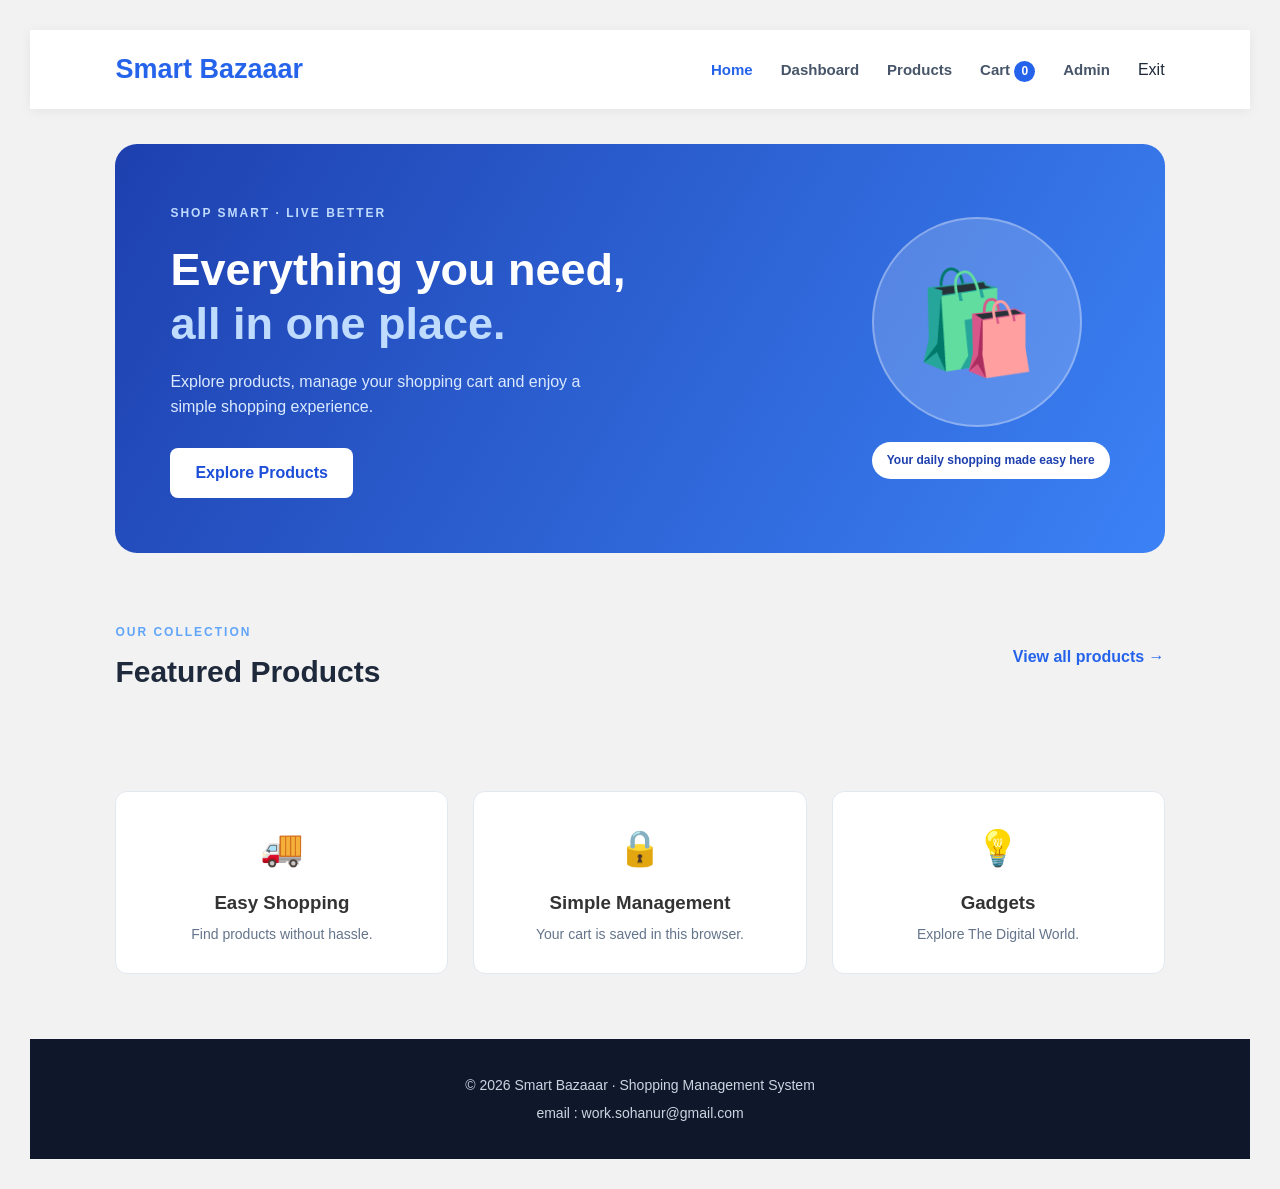
<file: index.html>
<!DOCTYPE html>
<html lang="en">

<head>
    <meta charset="UTF-8">
    <meta name="viewport" content="width=device-width, initial-scale=1.0">

    <title>Smart Bazaaar | Shopping Management System</title>


    <link rel="stylesheet" href="style.css">
    <script src="data.js"></script>
    <script src="common.js"></script>
    <script src="home.js"></script>
    <script src="dashboard.js"></script>
    <script src="products.js"></script>
    <script src="logout.js"></script>
    
    <script src="access.js"></script>
    <script>checkAdmin();</script>

</head>

<body>

    <!-- Header Section -->
    <header class="site-header">

        <a class="brand" href="index.html">Smart Bazaaar</a>

        <button class="menu-toggle" id="menuToggle" aria-label="Toggle navigation">
            
        </button>

        <!-- Navigation Menu -->
        <nav id="mainNav">

            <a class="active" href="index.html">Home</a>

            <a href="dashboard.html">Dashboard</a>

            <a href="products.html">Products</a>

            <a href="cart.html">
                Cart
                <span class="cart-count" id="navCartCount">0</span>
            </a>

            <a href="admin.html">Admin</a>
            <button onclick="logout()">Exit</button>

        </nav>

    </header>


    <!-- Main Section -->
    <main>

        <!-- Hero Section -->
        <section class="hero">

            <div class="hero-content">

                <span class="eyebrow">
                    SHOP SMART · LIVE BETTER
                </span>

                <h1>
                    Everything you need,
                    <br>
                    <span>all in one place.</span>
                </h1>

                <p>
                    Explore products, manage your shopping cart
                    and enjoy a simple shopping experience.
                </p>

                <a class="btn btn-light" href="products.html">
                    Explore Products
                </a>

            </div>


            <div class="hero-art">

                <div class="hero-circle">
                    🛍️
                </div>

                <div class="floating-tag">
                    Your daily shopping made easy here
                </div>

            </div>

        </section>


        <!-- Featured Products -->
        <section class="section">

            <div class="section-heading">

                <div>

                    <span class="eyebrow">
                        OUR COLLECTION
                    </span>

                    <h2>Featured Products</h2>

                </div>

                <a class="text-link" href="products.html">
                    View all products →
                </a>

            </div>

            
            <div class="product-grid" id="featuredProducts">

            </div>

        </section>


        <!-- Benefits Section -->
        <section class="benefits">

            <div>

                <span>🚚</span>

                <h3>Easy Shopping</h3>

                <p>
                    Find products without hassle.
                </p>

            </div>


            <div>

                <span>🔒</span>

                <h3>Simple Management</h3>

                <p>
                    Your cart is saved in this browser.
                </p>

            </div>


            <div>

                <span>💡</span>

                <h3>Gadgets</h3>

                <p>
                    Explore The Digital World.
                </p>

            </div>

        </section>

    </main>


    <!-- Footer Section -->
    <footer>

        <p>
            © 2026 Smart Bazaaar · Shopping Management System
        </p>

        <p>
            email : work.sohanur@gmail.com
        </p>

    </footer>


    
    <script src="data.js"></script>

    <script src="common.js"></script>

    <script src="home.js"></script>

</body>

</html>
</file>
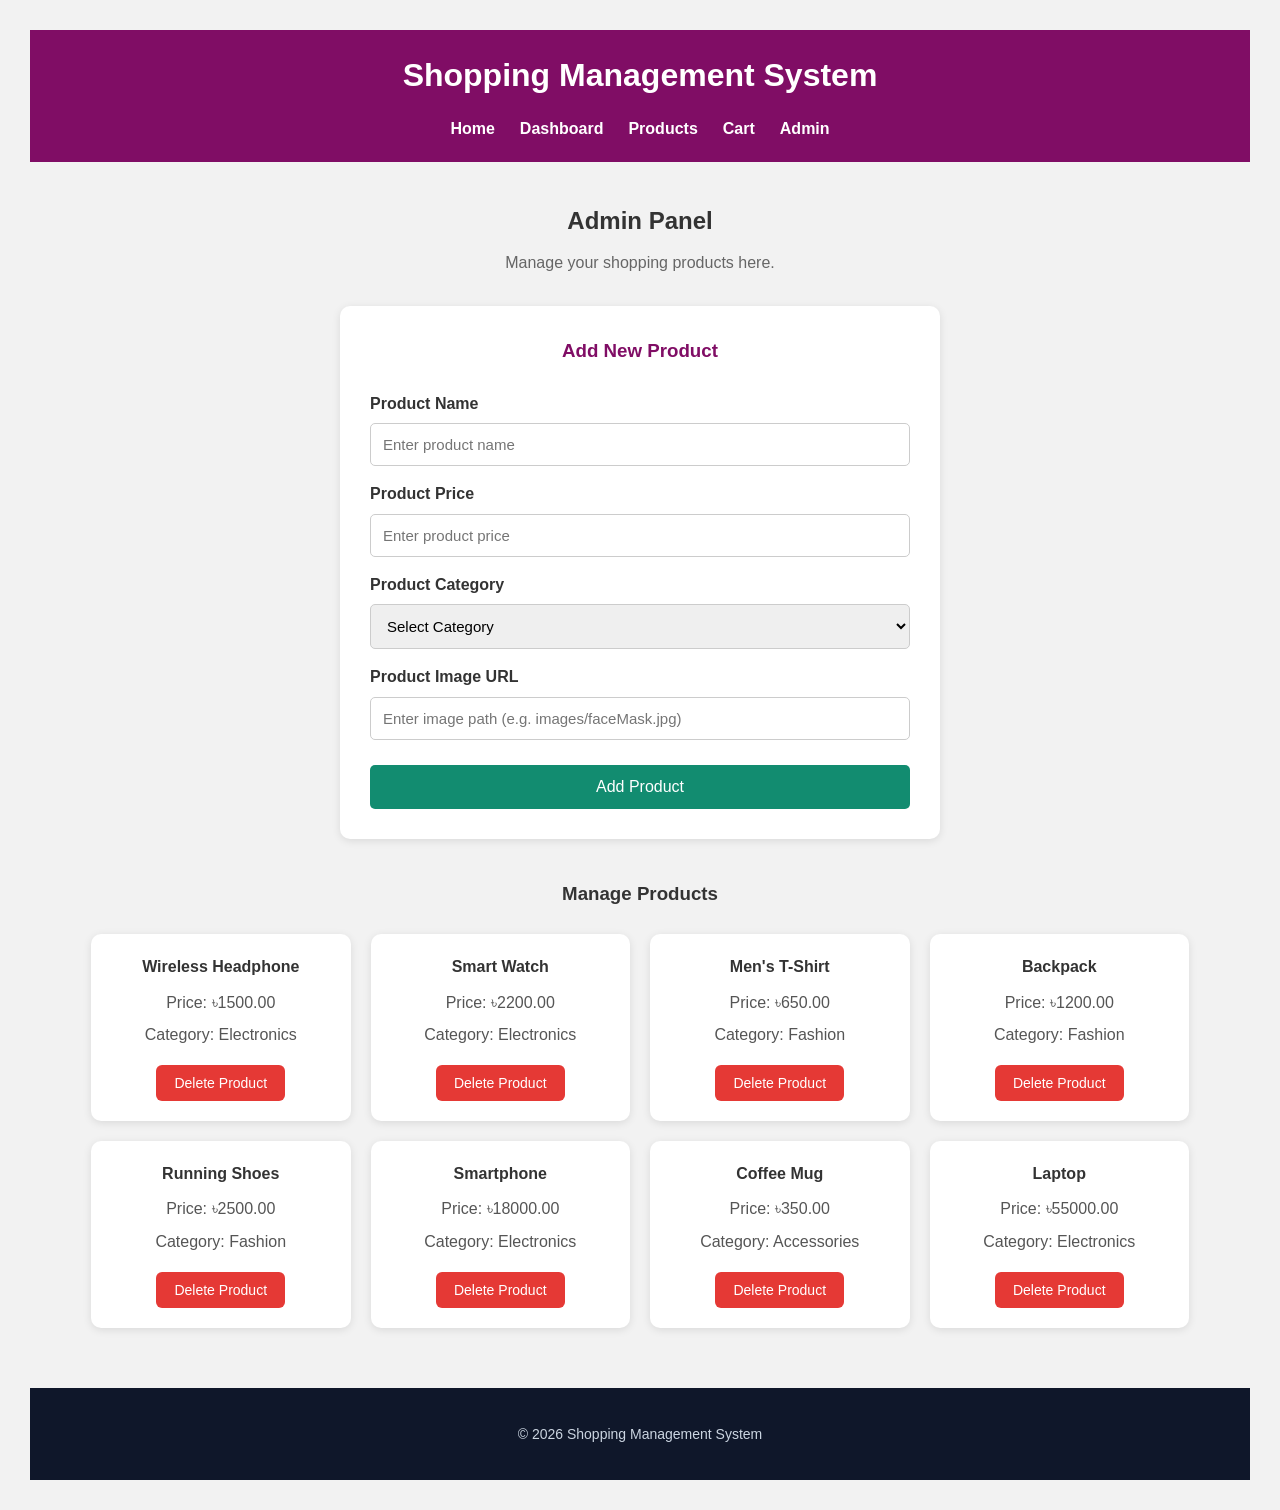
<file: admin.html>
<!DOCTYPE html>
<html lang="en">
<head>
    <meta charset="UTF-8">
    <meta name="viewport" content="width=device-width, initial-scale=1.0">

    <title>Admin Panel</title>

    <link rel="stylesheet" href="style.css">

    <script src="data.js" defer></script>
    <script src="common.js" defer></script>
    <script src="admin.js" defer></script>
    
    <script src="access.js"></script>
    <script>
       checkAdmin();
</script>  
</head>

<body>

    <header>
        <h1>Shopping Management System</h1>

        <nav>
            <a href="index.html">Home</a>
            <a href="dashboard.html">Dashboard</a>
            <a href="products.html">Products</a>
            <a href="cart.html">Cart</a>
            <a href="admin.html">Admin</a>
        </nav>
    </header>

    <main class="admin-container">

        <h2>Admin Panel</h2>
        <p>Manage your shopping products here.</p>

        <!-- Add Product Form,, -->

        <section class="admin-form">

            <h3>Add New Product</h3>

            <form id="productForm">

                <label for="productName">Product Name</label>
                <input type="text" id="productName"
                    placeholder="Enter product name" required>

                <label for="productPrice">Product Price</label>
                <input type="number" id="productPrice"
                    placeholder="Enter product price"
                    min="0.01" step="0.01" required>

                <label for="productCategory">Product Category</label>
                <select id="productCategory" required>
                    <option value="">Select Category</option>
                    <option value="Electronics">Electronics</option>
                    <option value="Clothing">Clothing</option>
                    <option value="Food">Food</option>
                    <option value="Accessories">Accessories</option>
                    <option value="Others">Others</option>
                </select>

                <label for="productImage">Product Image URL</label>
                <input type="text" id="productImage"
    placeholder="Enter image path (e.g. images/faceMask.jpg)">

                <button type="submit" class="add-product-btn">
                    Add Product
                </button>

            </form>

        </section>

        <!-- Product List -->

        <section class="admin-products">

            <h3>Manage Products</h3>

            <div id="adminProductList" class="admin-product-grid">
                <!-- Products will appear here -->
            </div>

        </section>

    </main>

    <footer>
        <p>© 2026 Shopping Management System</p>
    </footer>

</body>
</html>
</file>
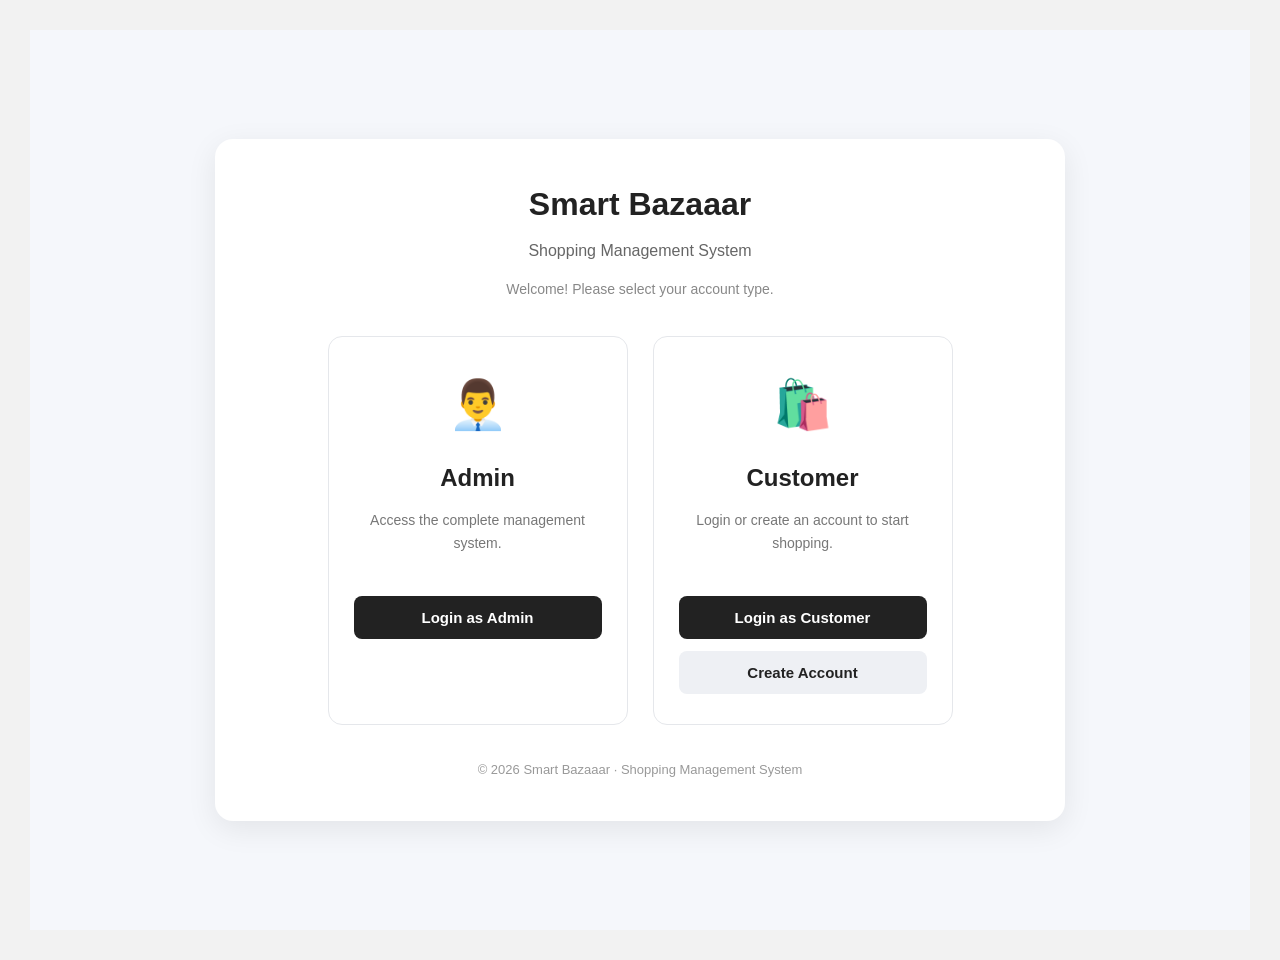
<file: cart.html>
<!DOCTYPE html>
<html lang="en">
<head>
    <meta charset="UTF-8">
    <meta name="viewport" content="width=device-width, initial-scale=1.0">

    <title>Shopping Cart</title>

    <link rel="stylesheet" href="style.css">
    <script src="data.js" defer></script>
    <script src="common.js" defer></script>
    <script src="cart.js" defer></script>
    
    <script src="access.js"></script>
    <script>checkCustomer();</script>
</head>

<body>

    <header>
        <h1>Shopping Management System</h1>

        <nav>
        <a href="index.html" onclick="return checkAdmin()">Home</a>
        <a href="dashboard.html" onclick="return checkAdmin()">Dashboard</a>
        <a href="products.html">Products</a>
        <a href="cart.html">Cart</a>
        <a href="admin.html" onclick="return checkAdmin()">Admin</a>
        </nav>
    </header>

    <main class="cart-container">

        <h2>My Shopping Cart</h2>

        <div class="cart-layout">

            <section class="cart-items-section">

                <div id="cartItems">
                    <!-- Cart products will appear here -->
                </div>

                <button id="clearCartBtn" class="clear-btn">
                    Clear Cart
                </button>

            </section>

            <section class="cart-summary">

                <h3>Order Summary</h3>

                <div class="summary-row">
                    <span>Total Items:</span>
                    <span id="totalItems">0</span>
                </div>

                <div class="summary-row">
                    <span>Total Amount:</span>
                    <span id="totalAmount">৳0.00</span>
                </div>

                <button id="checkoutBtn" class="checkout-btn">
                    Proceed to Checkout
                </button>

                <a href="products.html" class="continue-btn">
                    Continue Shopping
                </a>

            </section>

        </div>

    </main>

    <footer>
        <p>© 2026 Shopping Management System</p>
    </footer>

</body>
</html>
</file>
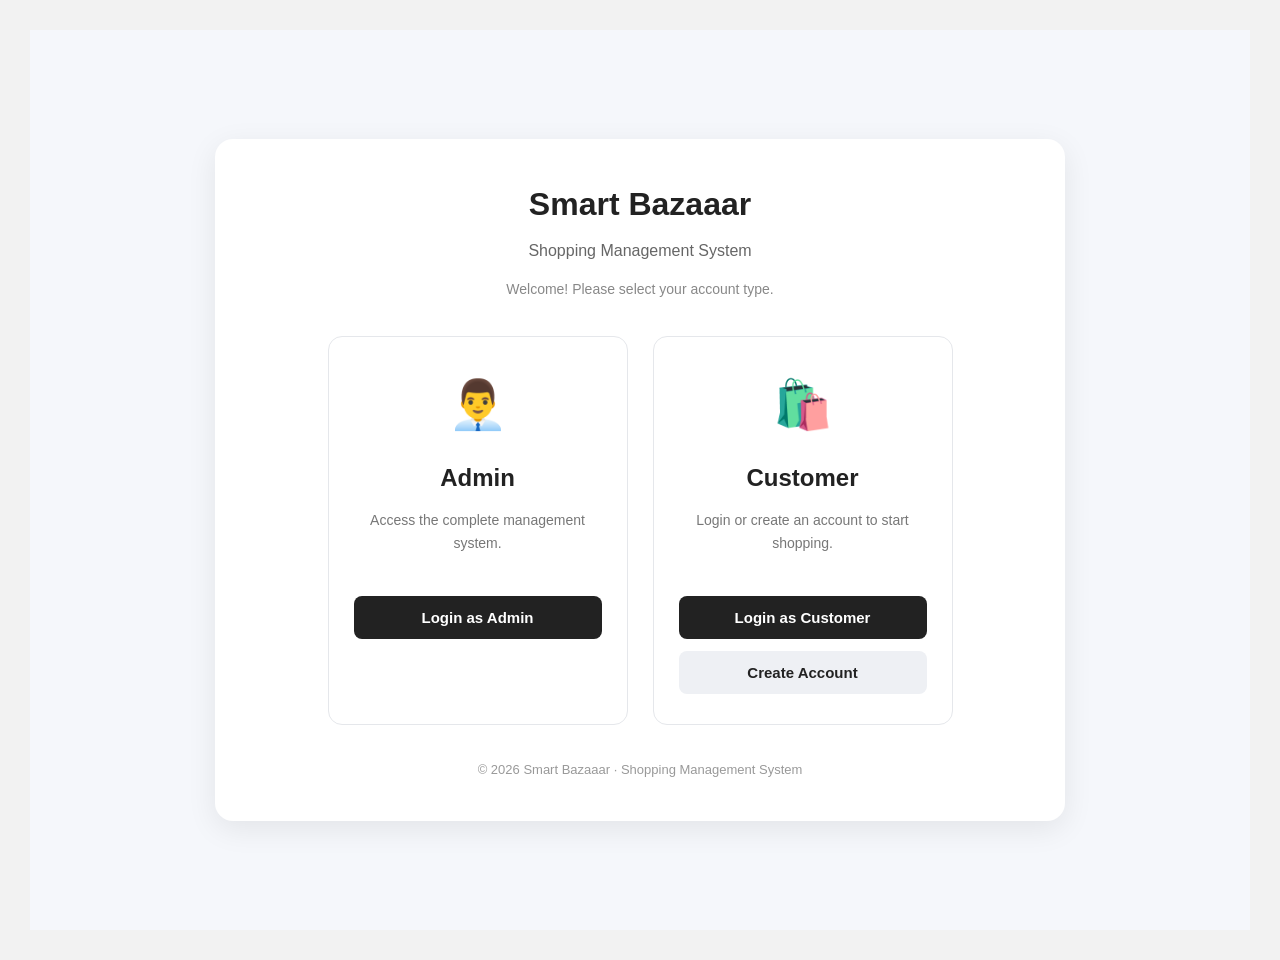
<file: login.html>
<!DOCTYPE html>
<html lang="en">

<head>
    <meta charset="UTF-8">
    <meta name="viewport" content="width=device-width, initial-scale=1.0">

    <title>Login | Smart Bazaaar</title>

    <link rel="stylesheet" href="style.css">
    <link rel="stylesheet" href="login.css">
</head>

<body>

    <main class="login-page">

        <div class="login-container">

            <div class="login-header">
                <h1>Smart Bazaaar</h1>
                <p>Shopping Management System</p>
                <span>Welcome! Please select your account type.</span>
            </div>

            <!-- Account Selection -->
            <div class="login-options" id="accountSelection">

                <div class="login-card">

                    <div class="login-icon">👨‍💼</div>

                    <h2>Admin</h2>

                    <p>Access the complete management system.</p>

                    <button type="button" onclick="showSection('adminLogin')">
                        Login as Admin
                    </button>

                </div>

                <div class="login-card">

                    <div class="login-icon">🛍️</div>

                    <h2>Customer</h2>

                    <p>Login or create an account to start shopping.</p>

                    <button type="button" onclick="showSection('customerLogin')">
                        Login as Customer
                    </button>

                    <button type="button" class="secondary-button"
                        onclick="showSection('customerRegister')">
                        Create Account
                    </button>

                </div>

            </div>


            <!-- Admin Login -->
            <div class="auth-form" id="adminLogin" style="display:none;">

                <h2>Admin Login</h2>

                <form id="adminLoginForm">

                    <input type="text" id="adminId"
                        placeholder="Admin User ID" required>

                    <input type="password" id="adminPassword"
                        placeholder="Admin Password" required>

                    <button type="submit">Login</button>

                    <p class="message" id="adminMessage"></p>

                </form>

                <button class="back-button" onclick="showSection('accountSelection')">
                    Back
                </button>

            </div>


            <!-- Customer Login -->
            <div class="auth-form" id="customerLogin" style="display:none;">

                <h2>Customer Login</h2>

                <form id="customerLoginForm">

                    <input type="text" id="customerLoginId"
                        placeholder="User ID" required>

                    <input type="password" id="customerLoginPassword"
                        placeholder="Password" required>

                    <button type="submit">Login</button>

                    <p class="message" id="customerLoginMessage"></p>

                </form>

                <p class="switch-text">
                    Don't have an account?
                    <a href="#" onclick="showSection('customerRegister'); return false;">
                        Register Now
                    </a>
                </p>

                <button class="back-button" onclick="showSection('accountSelection')">
                    Back
                </button>

            </div>


            <!-- Customer Registration -->
            <div class="auth-form" id="customerRegister" style="display:none;">

                <h2>Create Customer Account</h2>

                <form id="customerRegisterForm">

                    <input type="text" id="registerName"
                        placeholder="Full Name" required>

                    <input type="text" id="registerUserId"
                        placeholder="Create User ID" required>

                    <input type="email" id="registerEmail"
                        placeholder="Email Address" required>

                    <input type="password" id="registerPassword"
                        placeholder="Create Password" required>

                    <input type="password" id="confirmPassword"
                        placeholder="Confirm Password" required>

                    <button type="submit">Register</button>

                    <p class="message" id="registerMessage"></p>

                </form>

                <p class="switch-text">
                    Already have an account?
                    <a href="#" onclick="showSection('customerLogin'); return false;">
                        Login
                    </a>
                </p>

                <button class="back-button" onclick="showSection('accountSelection')">
                    Back
                </button>

            </div>


            <div class="login-footer">
                <p>© 2026 Smart Bazaaar · Shopping Management System</p>
            </div>

        </div>

    </main>

    <script src="login.js"></script>

</body>
</html>
</file>
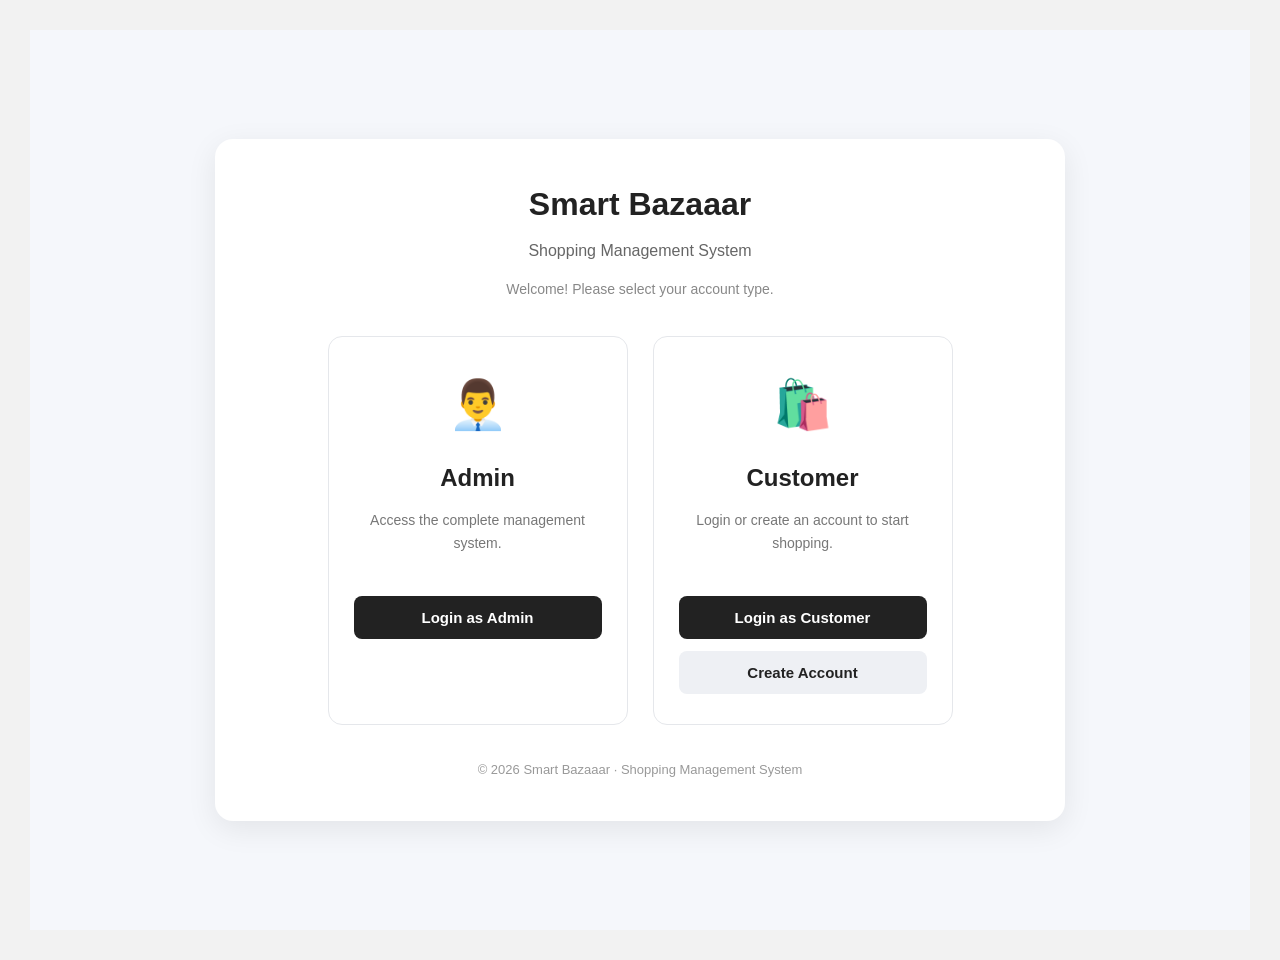
<file: products.html>
<!DOCTYPE html>
<html lang="en">

<head>
    <meta charset="UTF-8">
    <meta name="viewport" content="width=device-width, initial-scale=1.0">

    <title>Products | Smart Bazaaar</title>

    <link rel="stylesheet" href="style.css">
    
    <script src="access.js"></script>
    <script>checkCustomer();</script>
</head>

<body>

    <!-- Header -->
    <header class="site-header">

        <a class="brand" href="login.html">Smart Bazaaar</a>

        <button class="menu-toggle" id="menuToggle">
            ☰
        </button>

        <!-- Navigation -->
        <nav id="mainNav">

            <a href="index.html" onclick="return checkAdmin()">Home</a>

             <a href="dashboard.html" onclick="return checkAdmin()">Dashboard</a>

            <a href="products.html">Products</a>

             <a href="cart.html">Cart</a>

            <a href="admin.html" onclick="return checkAdmin()">Admin</a>

        </nav>

    </header>


    <!-- Main Content -->
    <main class="page-container">

        <!-- Page Heading -->
        <section class="page-heading">

            <span class="eyebrow">OUR COLLECTION</span>

            <h1>All Products</h1>

            <p>
                Explore our collection and find
                your favorite products.
            </p>

        </section>


        <!-- Search and Filter -->
        <section class="product-controls">

            <input
                type="text"
                id="searchInput"
                placeholder="Search products..."
            >

       <select id="categoryFilter">

         <option value="All">All Categories</option>

        <option value="Electronics">Electronics</option>

         <option value="Food">Food</option>

        <option value="Clothing">Clothing</option>

         <option value="Accessories">Accessories</option>

         <option value="Others">Others</option>

</select>

        </section>


        <!-- Product Count -->
        <div class="product-result">

            <p>
                Showing <span id="productCount">0</span> Products
            </p>

        </div>


        <!-- Products -->
        <section class="section">

            <div class="product-grid" id="allProducts">

            </div>

            <p id="noProducts" class="no-products">
                No products found.
            </p>

        </section>

    </main>


    <!-- Footer -->
    <footer>

        <p>
            © 2026 Smart Bazaaar · Shopping Management System
        </p>

        <p>
            email : work.sohanur@gmail.com
        </p>

    </footer>


    <!-- JavaScript -->
    <script src="data.js"></script>

    <script src="common.js"></script>

    <script src="products.js"></script>

</body>

</html>
</file>
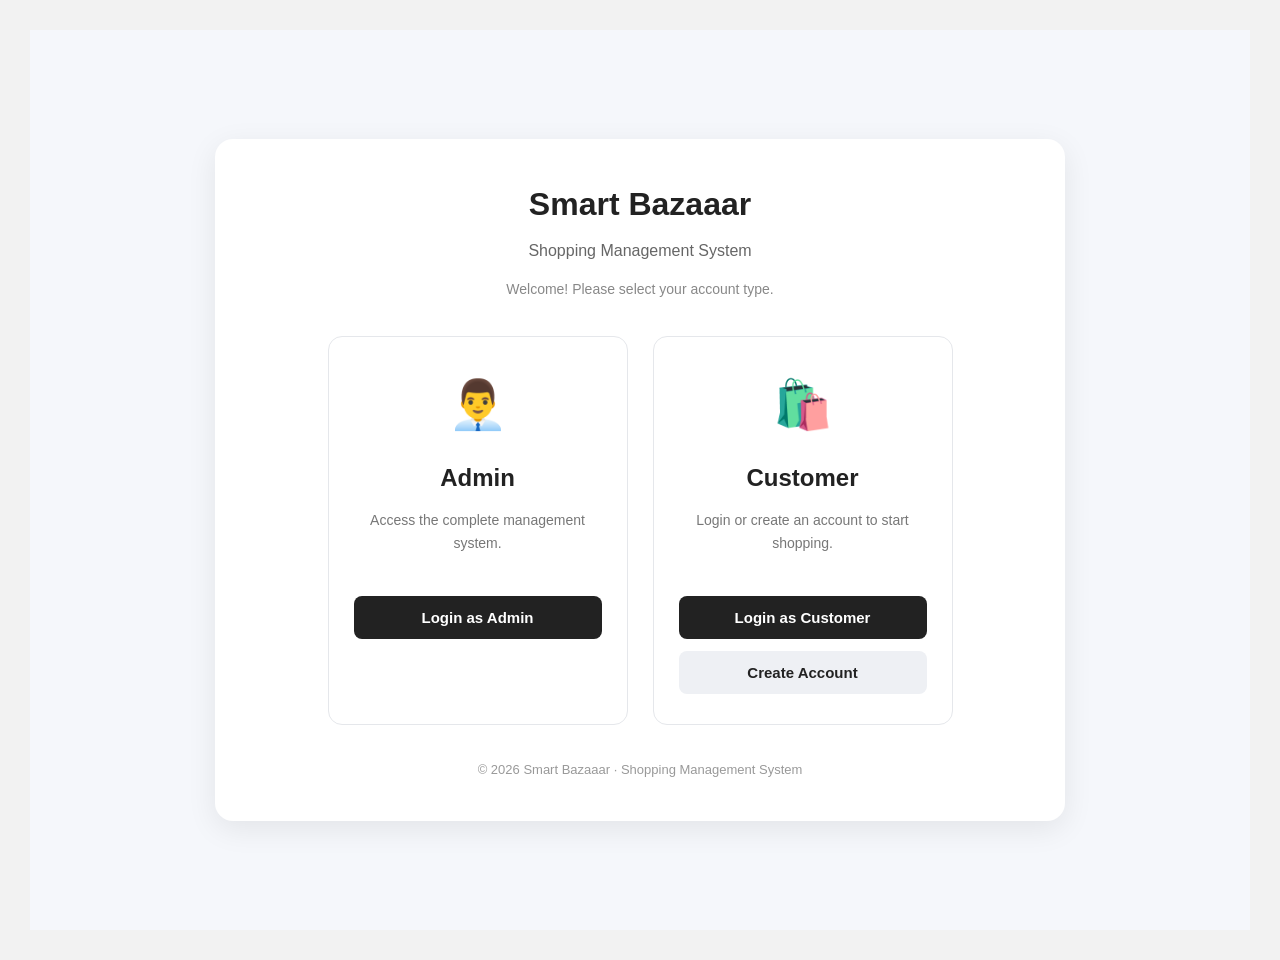
<file: receipt.html>
<!DOCTYPE html>
<html lang="en">
<head>
    <meta charset="UTF-8">
    <meta name="viewport" content="width=device-width, initial-scale=1.0">
    <title>Smart Bazaaar - Receipt</title>

    <link rel="stylesheet" href="style.css">
    <script src="receipt.js" defer></script>
    
    <script src="access.js"></script>
    <script>checkCustomer();</script>
</head>
<body>

    <div class="receipt-container">

        <div class="receipt-header">
            <h1>Smart Bazaaar</h1>
            <p>Best Shop Management System</p>
            <p>Thank You For Shopping With Us!</p>
        </div>

        <hr>

        <div class="receipt-info">
            <p><strong>Invoice No:</strong> <span id="invoiceNumber"></span></p>
            <p><strong>Date:</strong> <span id="receiptDate"></span></p>
        </div>

        <hr>

        <h3>Purchase Details</h3>

        <table>
            <thead>
                <tr>
                    <th>Product</th>
                    <th>Price</th>
                    <th>Qty</th>
                    <th>Total</th>
                </tr>
            </thead>

            <tbody id="receiptItems">
            </tbody>
        </table>

        <hr>

        <div class="total-section">
            <h3>Grand Total: ৳ <span id="grandTotal">0</span></h3>
        </div>

        <div class="receipt-footer">
            <p>Thank You!</p>
            <p>Please Visit Again.</p>
        </div>

        <div class="receipt-buttons">
            <button onclick="window.print()">Print Receipt</button>
          <button onclick="window.location.href='products.html'">Back to Home</button>
        </div>

    </div>

</body>
</html>
</file>
<file: style.css>
/* all style css */

* {
    margin: 0;
    padding: 0;
    box-sizing: border-box;
}

body {
    font-family: Arial, sans-serif;
    background-color: #f8fafc;
    color: #1e293b;
    line-height: 1.6;
}

a {
    text-decoration: none;
    color: inherit;
}

button {
    cursor: pointer;
    font-family: inherit;
}


/* ==============================
   2. Header Section
================================ */

.site-header {
    display: flex;
    justify-content: space-between;
    align-items: center;
    padding: 18px 7%;
    background-color: white;
    box-shadow: 0 2px 12px rgba(0, 0, 0, 0.06);
    position: sticky;
    top: 0;
    z-index: 100;
}

.brand {
    font-size: 27px;
    font-weight: bold;
    color: #2563eb;
}

.site-header nav {
    display: flex;
    align-items: center;
    gap: 28px;
}

.site-header nav a {
    font-size: 15px;
    font-weight: 600;
    color: #475569;
    transition: 0.3s;
}

.site-header nav a:hover,
.site-header nav a.active {
    color: #2563eb;
}

.cart-count {
    display: inline-flex;
    align-items: center;
    justify-content: center;
    background-color: #2563eb;
    color: white;
    width: 21px;
    height: 21px;
    border-radius: 50%;
    font-size: 12px;
}

.menu-toggle {
    display: none;
    background: none;
    border: none;
    font-size: 25px;
}


/* ==============================
   3. Hero Section
================================ */

.hero {
    margin: 35px auto;
    width: 86%;
    min-height: 390px;
    border-radius: 22px;
    padding: 55px;
    background: linear-gradient(120deg, #1e40af, #3b82f6);
    display: flex;
    justify-content: space-between;
    align-items: center;
    color: white;
    overflow: hidden;
}

.hero-content {
    max-width: 550px;
}

.eyebrow {
    font-size: 12px;
    letter-spacing: 2px;
    font-weight: bold;
    color: #60a5fa;
}

.hero .eyebrow {
    color: #bfdbfe;
}

.hero h1 {
    font-size: 45px;
    line-height: 1.2;
    margin: 18px 0;
}

.hero h1 span {
    color: #bfdbfe;
}

.hero p {
    font-size: 16px;
    color: #dbeafe;
    margin-bottom: 28px;
    max-width: 430px;
}

.btn {
    display: inline-block;
    padding: 12px 25px;
    border-radius: 8px;
    font-weight: bold;
    transition: 0.3s;
}

.btn-light {
    background-color: white;
    color: #1d4ed8;
}

.btn-light:hover {
    background-color: #dbeafe;
    transform: translateY(-3px);
}

.hero-art {
    text-align: center;
}

.hero-circle {
    width: 210px;
    height: 210px;
    background-color: rgba(255, 255, 255, 0.18);
    border: 2px solid rgba(255, 255, 255, 0.3);
    border-radius: 50%;
    display: flex;
    justify-content: center;
    align-items: center;
    font-size: 100px;
}

.floating-tag {
    margin-top: 15px;
    background-color: white;
    color: #1e40af;
    padding: 9px 15px;
    border-radius: 20px;
    font-size: 12px;
    font-weight: bold;
}


/* ==============================
   4. Common Section
================================ */

.section {
    width: 86%;
    margin: 65px auto;
}

.section-heading {
    display: flex;
    justify-content: space-between;
    align-items: center;
    margin-bottom: 30px;
}

.section-heading h2 {
    font-size: 30px;
    margin-top: 5px;
}

.text-link {
    color: #2563eb;
    font-weight: bold;
}


/* ==============================
   5. Product Cards
================================ */

.product-grid {
    display: grid;
    grid-template-columns: repeat(4, 1fr);
    gap: 22px;
}

.product-card {
    background-color: white;
    border-radius: 14px;
    padding: 18px;
    border: 1px solid #e2e8f0;
    transition: 0.3s;
}

.product-card:hover {
    transform: translateY(-5px);
    box-shadow: 0 10px 25px rgba(0, 0, 0, 0.08);
}

.product-image {
    height: 150px;
    background-color: #eff6ff;
    border-radius: 10px;
    display: flex;
    justify-content: center;
    align-items: center;
    font-size: 65px;
    margin-bottom: 15px;
}

.product-card h3 {
    font-size: 18px;
    margin-bottom: 5px;
}

.product-category {
    font-size: 13px;
    color: #64748b;
}

.product-price {
    color: #2563eb;
    font-size: 19px;
    font-weight: bold;
    margin: 12px 0;
}

.add-cart-btn {
    width: 100%;
    padding: 10px;
    border: none;
    background-color: #2563eb;
    color: white;
    border-radius: 7px;
    font-weight: bold;
    transition: 0.3s;
}

.add-cart-btn:hover {
    background-color: #1d4ed8;
}


/* ==============================
   6. Benefits Section
================================ */

.benefits {
    width: 86%;
    margin: 65px auto;
    display: grid;
    grid-template-columns: repeat(3, 1fr);
    gap: 25px;
}

.benefits div {
    background-color: white;
    padding: 28px;
    text-align: center;
    border-radius: 12px;
    border: 1px solid #e2e8f0;
}

.benefits span {
    font-size: 35px;
}

.benefits h3 {
    margin: 12px 0 5px;
}

.benefits p {
    font-size: 14px;
    color: #64748b;
}


/* ==============================
   7. Footer Section
================================ */

footer {
    background-color: #0f172a;
    color: #cbd5e1;
    text-align: center;
    padding: 30px 15px;
    margin-top: 60px;
}

footer p {
    font-size: 14px;
    margin: 5px;
}


/* ==============================
   8. Responsive Design
================================ */

@media (max-width: 900px) {

    .product-grid {
        grid-template-columns: repeat(2, 1fr);
    }

    .hero {
        padding: 35px;
    }

    .hero h1 {
        font-size: 35px;
    }

}

@media (max-width: 600px) {

    .site-header {
        padding: 15px 5%;
    }

    .menu-toggle {
        display: block;
    }

    .site-header nav {
        display: none;
        position: absolute;
        top: 65px;
        left: 0;
        width: 100%;
        background-color: white;
        padding: 20px;
        flex-direction: column;
        gap: 18px;
    }

    .site-header nav.show {
        display: flex;
    }

    .hero {
        width: 92%;
        padding: 30px 20px;
        flex-direction: column;
        text-align: center;
    }

    .hero h1 {
        font-size: 30px;
    }

    .hero-art {
        margin-top: 35px;
    }

    .hero-circle {
        width: 150px;
        height: 150px;
        font-size: 70px;
    }

    .section {
        width: 92%;
    }

    .section-heading h2 {
        font-size: 23px;
    }

    .product-grid {
        grid-template-columns: 1fr;
    }

    .benefits {
        width: 92%;
        grid-template-columns: 1fr;
    }

}


/* =========================
   DASHBOARD PAGE
========================= */

.page-container {
    width: 90%;
    max-width: 1200px;
    margin: 40px auto;
}

.page-heading {
    margin-bottom: 35px;
}

.page-heading h1 {
    font-size: 36px;
    margin: 12px 0;
    color: #25233a;
}

.page-heading p {
    color: #777;
    line-height: 1.6;
}


/* Statistics Cards */

.stats-grid {
    display: grid;
    grid-template-columns: repeat(4, 1fr);
    gap: 20px;
    margin-bottom: 45px;
}

.stat-card {
    background: white;
    padding: 25px;
    border-radius: 14px;
    box-shadow: 0 4px 15px rgba(0, 0, 0, 0.06);
    border: 1px solid #eee;
}

.stat-icon {
    font-size: 32px;
}

.stat-card h3 {
    font-size: 16px;
    color: #777;
    margin: 15px 0 10px;
}

.stat-card h2 {
    font-size: 28px;
    color: #801965;
}


/* Quick Actions */

.quick-actions {
    margin: 45px 0;
}

.quick-actions h2 {
    margin-bottom: 22px;
    color: #25233a;
}

.action-grid {
    display: grid;
    grid-template-columns: repeat(3, 1fr);
    gap: 20px;
}

.action-card {
    display: block;
    text-decoration: none;
    color: #333;
    background: white;
    padding: 25px;
    border-radius: 14px;
    border: 1px solid #eee;
    transition: 0.3s;
}

.action-card:hover {
    transform: translateY(-5px);
    box-shadow: 0 8px 20px rgba(0, 0, 0, 0.08);
}

.action-card span {
    font-size: 32px;
}

.action-card h3 {
    margin: 15px 0 8px;
}

.action-card p {
    color: #777;
    font-size: 14px;
}


/* Responsive Design */

@media (max-width: 900px) {

    .stats-grid {
        grid-template-columns: repeat(2, 1fr);
    }

    .action-grid {
        grid-template-columns: repeat(2, 1fr);
    }

}

@media (max-width: 600px) {

    .stats-grid {
        grid-template-columns: 1fr;
    }

    .action-grid {
        grid-template-columns: 1fr;
    }

    .page-heading h1 {
        font-size: 28px;
    }

}


/* =========================
   PRODUCTS PAGE
========================= */

.product-card img {
    width: 100%;
    height: 180px;
    object-fit: contain;
    background: #ffffff;
    padding: 10px;
    border-radius: 8px;
}

.product-controls {
    display: flex;
    gap: 15px;
    margin: 30px 0 20px;
}

.product-controls input,
.product-controls select {
    padding: 14px;
    border: 1px solid #ddd;
    border-radius: 8px;
    font-size: 15px;
    outline: none;
    background: white;
}

.product-controls input {
    flex: 1;
}

.product-controls input:focus,
.product-controls select:focus {
    border-color: #801965;
}

.product-controls select {
    width: 220px;
}

.product-result {
    margin: 20px 0;
    color: #777;
}

.product-result span {
    color: #801965;
    font-weight: bold;
}

.no-products {
    display: none;
    text-align: center;
    color: #777;
    padding: 35px;
    font-size: 17px;
}


/* Responsive Products */

@media (max-width: 600px) {

    .product-controls {
        flex-direction: column;
    }

    .product-controls select {
        width: 100%;
    }

}


/* ==============================
   CART PAGE COMPLETE CSS
============================== */

/* Header */

header {
    width: 100%;
    background: rgb(128, 13, 101);
    padding: 20px;
    text-align: center;
    box-sizing: border-box;
}

header h1 {
    color: white;
    margin-bottom: 15px;
}

header nav {
    display: flex;
    justify-content: center;
    align-items: center;
    gap: 25px;
    flex-wrap: wrap;
}

header nav a {
    color: white;
    text-decoration: none;
    font-weight: bold;
}

header nav a:hover {
    color: #26dfc0;
}

/* Cart Main Container */

.cart-container {
    width: 90%;
    max-width: 1100px;
    margin: 40px auto;
    box-sizing: border-box;
}

.cart-container h2 {
    text-align: center;
    margin-bottom: 30px;
    color: #333;
}

/* Cart Layout */

.cart-layout {
    display: grid;
    grid-template-columns: 2fr 1fr;
    gap: 25px;
    align-items: start;
}

/* Cart Items Section */

.cart-items-section {
    background: white;
    padding: 20px;
    border-radius: 10px;
    box-shadow: 0 2px 8px rgba(0,0,0,0.1);
    box-sizing: border-box;
}

.cart-item {
    display: flex;
    justify-content: space-between;
    align-items: center;
    gap: 15px;
    padding: 20px 0;
    border-bottom: 1px solid #ddd;
}

.cart-item h3 {
    color: #333;
    margin-bottom: 8px;
}

.cart-item p {
    color: #555;
    margin: 5px 0;
}

/* Quantity Control */

.quantity-control {
    display: flex;
    align-items: center;
    gap: 10px;
    margin-top: 12px;
}

.quantity-control button {
    width: 32px;
    height: 32px;
    background: #128c70;
    color: white;
    border: none;
    border-radius: 5px;
    cursor: pointer;
    font-size: 18px;
}

.quantity-control span {
    font-weight: bold;
}

/* Remove Button */

.remove-btn {
    background: #e74c3c;
    color: white;
    border: none;
    padding: 10px 15px;
    border-radius: 5px;
    cursor: pointer;
}

/* Clear Cart */

.clear-btn {
    background: #e74c3c;
    color: white;
    padding: 11px 18px;
    border: none;
    border-radius: 5px;
    cursor: pointer;
    margin-top: 20px;
}

/* Order Summary */

.cart-summary {
    background: white;
    padding: 25px;
    border-radius: 10px;
    height: fit-content;
    box-shadow: 0 2px 8px rgba(0,0,0,0.1);
    box-sizing: border-box;
}

.cart-summary h3 {
    text-align: center;
    margin-bottom: 20px;
    color: #333;
}

.summary-row {
    display: flex;
    justify-content: space-between;
    margin: 18px 0;
    padding-bottom: 12px;
    border-bottom: 1px solid #ddd;
}

/* Checkout Button */

.checkout-btn {
    width: 100%;
    padding: 12px;
    background: #128c70;
    color: white;
    border: none;
    border-radius: 5px;
    cursor: pointer;
    font-size: 15px;
    margin-top: 15px;
}

/* Continue Shopping */

.continue-btn {
    display: block;
    text-align: center;
    background: #eee;
    color: #333;
    padding: 12px;
    margin-top: 12px;
    border-radius: 5px;
    text-decoration: none;
}

/* Empty Cart */

.empty-cart {
    text-align: center;
    padding: 40px 10px;
    color: #777;
}

/* Hover Effects */

.remove-btn:hover,
.clear-btn:hover,
.checkout-btn:hover,
.quantity-control button:hover {
    opacity: 0.8;
}

/* Responsive Design */

@media (max-width: 768px) {

    .cart-container {
        width: 95%;
    }

    .cart-layout {
        grid-template-columns: 1fr;
    }

    .cart-item {
        flex-wrap: wrap;
    }

    header nav {
        gap: 12px;
    }

}


/* =========================
   ADMIN PAGE CSS
========================= */

.admin-container {
    width: 90%;
    max-width: 1100px;
    margin: 40px auto;
}

.admin-container > h2 {
    text-align: center;
    color: #333;
    margin-bottom: 10px;
}

.admin-container > p {
    text-align: center;
    color: #666;
    margin-bottom: 30px;
}

/* Admin Form */

.admin-form {
    background: white;
    padding: 30px;
    border-radius: 10px;
    max-width: 600px;
    margin: 0 auto 40px;
    box-shadow: 0 2px 8px rgba(0,0,0,0.1);
}

.admin-form h3 {
    text-align: center;
    margin-bottom: 25px;
    color: #800d65;
}

.admin-form label {
    display: block;
    margin-top: 15px;
    margin-bottom: 7px;
    font-weight: bold;
    color: #333;
}

.admin-form input,
.admin-form select {
    width: 100%;
    padding: 12px;
    border: 1px solid #ccc;
    border-radius: 5px;
    box-sizing: border-box;
    font-size: 15px;
}

/* Add Product Button */

.add-product-btn {
    width: 100%;
    padding: 13px;
    margin-top: 25px;
    background: #128c70;
    color: white;
    border: none;
    border-radius: 5px;
    cursor: pointer;
    font-size: 16px;
}

.add-product-btn:hover {
    background: #0d705a;
}

/* Product Management */

.admin-products h3 {
    text-align: center;
    margin-bottom: 25px;
    color: #333;
}

.admin-product-grid {
    display: grid;
    grid-template-columns: repeat(auto-fit, minmax(220px, 1fr));
    gap: 20px;
}

.admin-product-card {
    background: white;
    padding: 20px;
    border-radius: 10px;
    text-align: center;
    box-shadow: 0 2px 8px rgba(0,0,0,0.1);
}

.admin-product-card img {
    width: 100%;
    height: 160px;
    object-fit: cover;
    border-radius: 7px;
    margin-bottom: 12px;
}

.admin-product-card h4 {
    color: #333;
    margin-bottom: 10px;
}

.admin-product-card p {
    color: #555;
    margin: 7px 0;
}

/* Delete Button */

.delete-product-btn {
    background: #e74c3c;
    color: white;
    padding: 10px 18px;
    border: none;
    border-radius: 5px;
    cursor: pointer;
    margin-top: 12px;
}

.delete-product-btn:hover {
    background: #c0392b;
}

/* Empty Message */

.no-products {
    text-align: center;
    color: #777;
    padding: 30px;
}

/* Responsive */

@media (max-width: 768px) {

    .admin-container {
        width: 95%;
    }

    .admin-form {
        padding: 20px;
    }

    .admin-product-grid {
        grid-template-columns: 1fr;
    }

}

/* Product Image Size */

.product-card img,
.admin-product-card img {
    width: 100%;
    height: 180px;
    object-fit: contain;
    background: #ffffff;
    padding: 10px;
    border-radius: 8px;
    box-sizing: border-box;
}

/* Delete Button */

.delete-product-btn {
    background-color: #e53935;
    color: white;
    border: none;
    padding: 10px 18px;
    border-radius: 6px;
    cursor: pointer;
    margin-top: 10px;
    font-size: 14px;
}

.delete-product-btn:hover {
    background-color: #b71c1c;
}

/* Receipt */

* {
    margin: 0;
    padding: 0;
    box-sizing: border-box;
}

body {
    font-family: Arial, sans-serif;
    background: #f2f2f2;
    padding: 30px;
}

.receipt-container {
    max-width: 750px;
    margin: auto;
    background: white;
    padding: 35px;
    border-radius: 10px;
    box-shadow: 0 0 15px rgba(0, 0, 0, 0.1);
}

.receipt-header {
    text-align: center;
    margin-bottom: 20px;
}

.receipt-header h1 {
    color: #800d65;
    font-size: 30px;
    margin-bottom: 8px;
}

.receipt-header p {
    color: #555;
    margin: 5px 0;
}

hr {
    border: none;
    border-top: 1px dashed #999;
    margin: 20px 0;
}

.receipt-info {
    line-height: 2;
    color: #333;
}

h3 {
    margin-bottom: 15px;
    color: #333;
}

table {
    width: 100%;
    border-collapse: collapse;
    margin-top: 15px;
}

th {
    background: #800d65;
    color: white;
    padding: 12px 8px;
    text-align: center;
}

td {
    padding: 12px 8px;
    text-align: center;
    border-bottom: 1px solid #ddd;
    color: #333;
}

.total-section {
    text-align: right;
    margin-top: 20px;
    color: #800d65;
}

.receipt-footer {
    text-align: center;
    margin-top: 35px;
    line-height: 1.8;
    color: #555;
}

.receipt-buttons {
    display: flex;
    justify-content: center;
    gap: 15px;
    margin-top: 25px;
}

.receipt-buttons button {
    padding: 12px 20px;
    border: none;
    border-radius: 5px;
    background: #800d65;
    color: white;
    cursor: pointer;
    font-size: 15px;
}

.receipt-buttons button:hover {
    background: #5c0949;
}

@media print {
    body {
        background: white;
        padding: 0;
    }

    .receipt-container {
        box-shadow: none;
        max-width: 100%;
        border-radius: 0;
    }

    .receipt-buttons {
        display: none;
    }
}

@media (max-width: 600px) {
    body {
        padding: 10px;
    }

    .receipt-container {
        padding: 15px;
    }

    .receipt-header h1 {
        font-size: 24px;
    }

    th, td {
        padding: 8px 4px;
        font-size: 12px;
    }

    .receipt-buttons {
        flex-direction: column;
    }
}

/* all the css are checked */
/*again checked*/


/* Exit Button - Same as Navigation Links */
#mainNav button {
    background: none;
    color: inherit;
    border: none;
    padding: 0;
    font-size: inherit;
    font-family: inherit;
    cursor: pointer;
    margin-left: 0;
}

#mainNav button:hover {
    color: #e74c3c;
}
</file>
<file: login.css>
/* ================================
   Smart Bazaaar Login Page
================================ */

.login-page {
    min-height: 100vh;
    display: flex;
    justify-content: center;
    align-items: center;
    padding: 25px;
    background: #f5f7fb;
    box-sizing: border-box;
}

.login-container {
    width: 100%;
    max-width: 850px;
    padding: 40px 30px;
    background: #ffffff;
    border-radius: 18px;
    box-shadow: 0 8px 30px rgba(0, 0, 0, 0.08);
    box-sizing: border-box;
}

.login-header {
    text-align: center;
    margin-bottom: 35px;
}

.login-header h1 {
    font-size: 32px;
    margin-bottom: 8px;
    color: #222;
}

.login-header p {
    color: #666;
    margin-bottom: 12px;
}

.login-header span {
    color: #888;
    font-size: 14px;
}

/* Account Selection */

.login-options {
    display: flex;
    justify-content: center;
    align-items: stretch;
    gap: 25px;
    flex-wrap: wrap;
}

.login-card {
    width: 300px;
    padding: 30px 25px;
    text-align: center;
    border: 1px solid #e5e7eb;
    border-radius: 14px;
    transition: 0.3s ease;
    box-sizing: border-box;
}

.login-card:hover {
    transform: translateY(-5px);
    box-shadow: 0 8px 20px rgba(0, 0, 0, 0.08);
}

.login-icon {
    font-size: 48px;
    margin-bottom: 15px;
}

.login-card h2 {
    color: #222;
    margin-bottom: 12px;
}

.login-card p {
    color: #777;
    font-size: 14px;
    line-height: 1.6;
    min-height: 65px;
    margin-bottom: 22px;
}

/* Buttons */

.login-card button,
.auth-form button {
    width: 100%;
    padding: 13px;
    border: none;
    border-radius: 8px;
    background: #222;
    color: white;
    font-size: 15px;
    font-weight: 600;
    cursor: pointer;
    transition: 0.3s;
}

.login-card button:hover,
.auth-form button:hover {
    background: #444;
}

.login-card .secondary-button {
    margin-top: 12px;
    background: #eef0f4;
    color: #222;
}

.login-card .secondary-button:hover {
    background: #dfe3e9;
}

/* Login and Registration Forms */

.auth-form {
    width: 100%;
    max-width: 420px;
    margin: 0 auto;
}

.auth-form h2 {
    text-align: center;
    color: #222;
    margin-bottom: 25px;
}

.auth-form input {
    display: block;
    width: 100%;
    padding: 13px;
    margin-bottom: 15px;
    border: 1px solid #ddd;
    border-radius: 8px;
    font-size: 14px;
    box-sizing: border-box;
    outline: none;
}

.auth-form input:focus {
    border-color: #555;
}

.auth-form form button {
    margin-top: 5px;
}

.message {
    min-height: 20px;
    margin: 12px 0;
    text-align: center;
    font-size: 14px;
}

.switch-text {
    text-align: center;
    color: #777;
    font-size: 14px;
    margin-top: 20px;
}

.switch-text a {
    color: #222;
    font-weight: 600;
    text-decoration: none;
}

.switch-text a:hover {
    text-decoration: underline;
}

.auth-form .back-button {
    margin-top: 12px;
    background: #eef0f4;
    color: #222;
}

.auth-form .back-button:hover {
    background: #dfe3e9;
}

/* Footer */

.login-footer {
    text-align: center;
    margin-top: 35px;
    color: #999;
    font-size: 13px;
}

/* Responsive */

@media (max-width: 600px) {

    .login-container {
        padding: 30px 20px;
    }

    .login-header h1 {
        font-size: 26px;
    }

    .login-card {
        width: 100%;
    }

}
</file>
